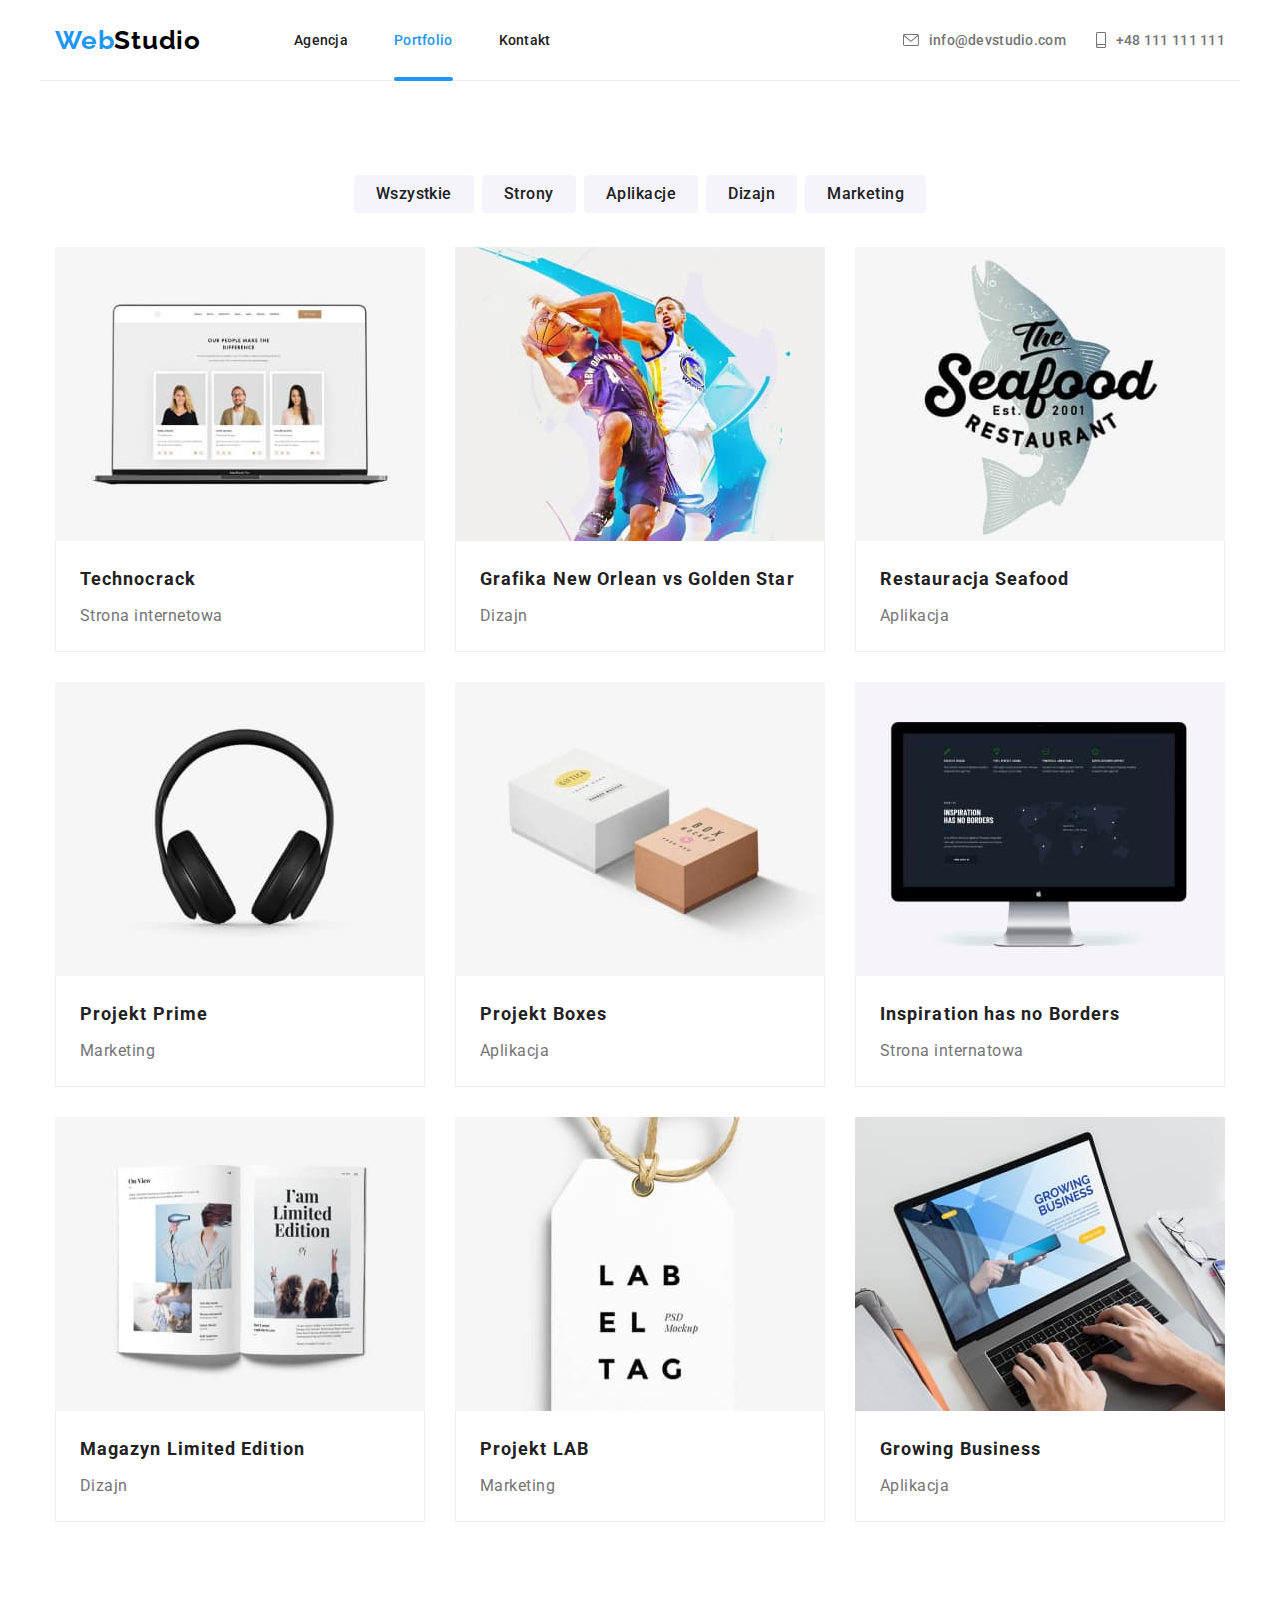
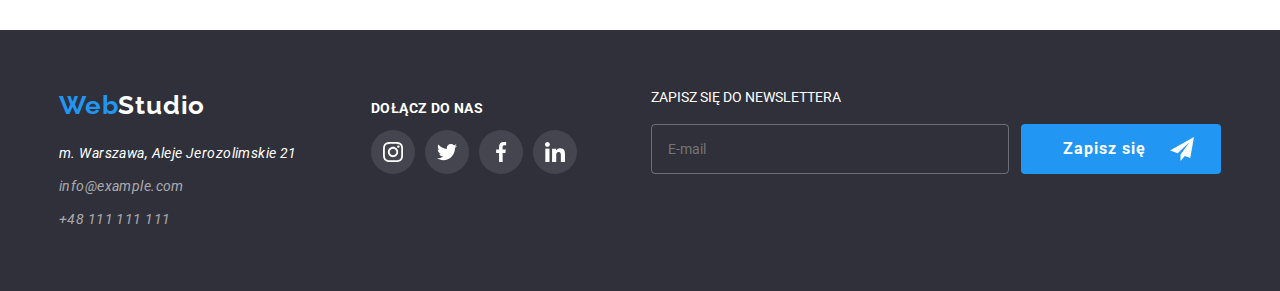
<file: portfolio.html>
<!DOCTYPE html>
<html lang="pl">

<head>
  <meta name="description" content="zad 2 goit portfolio" />
  <title>WebStudio Portfolio</title>
  <link rel="stylesheet" href="./css/modern-normalize.min.css" />
  <link rel="stylesheet" href="./css/main.min.css">
  <link rel="preconnect" href="https://fonts.googleapis.com">
  <link rel="preconnect" href="https://fonts.gstatic.com" crossorigin>
  <link href="https://fonts.googleapis.com/css2?family=Raleway:wght@700&family=Roboto:wght@400;500;700;900&display=swap"
    rel="stylesheet">
  <meta name="viewport" content="width=device-width, initial-scale=1.0" />
</head>


<body>
  <header class="container header">
    <a class="header__link" href="./">
      <span class="logo logo--black"><span class="logo--blue">Web</span>Studio</span>
    </a>
    <nav>
      <ul class="header__nav-grup-1">
        <li class="header__navigation"><a class="navigation navigation--black navigation__underline"
            href="./">Agencja</a>
        </li>
        <li class="header__navigation"><a
            class="navigation navigation--black navigation__underline  navigation__underline--active"
            href="./portfolio.html">Portfolio</a>
        </li>
        <li class="header__navigation"><a class="navigation navigation--black navigation__underline" href="">Kontakt</a>
        </li>
      </ul>
    </nav>
    <ul class="header__nav-grup-2">
      <li class="header__contacts">
        <a class="navigation navigation--grey" href="mailto:info@devstudio.com" rel="noreferrer noopener">
          <svg class="header__svg-mail">
            <use href="./images/symbol-defs.svg#icon-envelope"></use>
          </svg>info@devstudio.com</a>
      </li>
      <li class="header__contacts">
        <a class="navigation navigation--grey" href="tel:+48111111111" rel="noreferrer noopener"><svg
            class="header__svg-phone">
            <use href="./images/symbol-defs.svg#icon-smartphone"></use>
          </svg>+48 111 111 111</a>
      </li>
    </ul>
  </header>


  <main>
    <div class="container container--strech">
      <ul class="selectors">
        <li class="selectors__spacing"><button type="button" class="selectors__button">Wszystkie</button></li>
        <li class="selectors__spacing"><button type="button" class="selectors__button">Strony</button></li>
        <li class="selectors__spacing"><button type="button" class="selectors__button">Aplikacje</button></li>
        <li class="selectors__spacing"><button type="button" class="selectors__button">Dizajn</button></li>
        <li class="selectors__spacing"><button type="button" class="selectors__button">Marketing</button></li>
      </ul>

      <ul class="section__flex">

        <li>
          <figure class="product">
            <div class="product__img-box">
              <img class="product__img" src="./images/portfolio1.jpg" alt="Wyświetlona przykładowa strona internetowa"
                width="370" height="294" />
              <div class="product__img-fllow">
                <p class="product__fllow-text">Technocrack jest popularną platformą
                  wykorzystywaną do
                  rozpowszechniania koronawirusa. Firmy wykorzystują tę platformę
                  do celów szpiegowskich i ataków na niezabezpieczone serwery konkurencji</p>
              </div>
            </div>
            <figcaption class="product__border">
              <p class="product__name">Technocrack</p>
              <p class="product__description">Strona internetowa</p>
            </figcaption>
          </figure>
        </li>


        <li>
          <figure class="product">
            <div class="product__img-box">
              <img class="product__img" src="./images/portfolio2.jpg" alt="Grafika dwóch koszykarzy" width="370"
                height="294" />
              <div class="product__img-fllow">
                <p class="product__fllow-text">Technocrack jest popularną platformą
                  wykorzystywaną do
                  rozpowszechniania koronawirusa. Firmy wykorzystują tę platformę
                  do celów szpiegowskich i ataków na niezabezpieczone serwery konkurencji</p>

              </div>
            </div>
            <figcaption class="product__border">
              <p class="product__name">Grafika New Orlean vs Golden Star</p>
              <p class="product__description">Dizajn</p>
            </figcaption>
          </figure>
        </li>


        <li>
          <figure class="product">
            <div class="product__img-box">
              <img class="product__img" src="./images/portfolio3.jpg" alt="Grafika firmy Seafood" width="370"
                height="294" />
              <div class="product__img-fllow">
                <p class="product__fllow-text">Technocrack jest popularną platformą
                  wykorzystywaną do
                  rozpowszechniania koronawirusa. Firmy wykorzystują tę platformę
                  do celów szpiegowskich i ataków na niezabezpieczone serwery konkurencji</p>

              </div>
            </div>
            <figcaption class="product__border">
              <p class="product__name">Restauracja Seafood</p>
              <p class="product__description">Aplikacja</p>
            </figcaption>
          </figure>
        </li>


        <li>
          <figure class="product">
            <div class="product__img-box">
              <img class="product__img" src="./images/portfolio4.jpg" alt="Fotografia słuchawek" width="370"
                height="294" />
              <div class="product__img-fllow">
                <p class="product__fllow-text">Technocrack jest popularną platformą
                  wykorzystywaną do
                  rozpowszechniania koronawirusa. Firmy wykorzystują tę platformę
                  do celów szpiegowskich i ataków na niezabezpieczone serwery konkurencji</p>

              </div>
            </div>
            <figcaption class="product__border">
              <p class="product__name">Projekt Prime</p>
              <p class="product__description">Marketing</p>
            </figcaption>
          </figure>
        </li>


        <li>
          <figure class="product">
            <div class="product__img-box">
              <img class="product__img" src="./images/portfolio5.jpg" alt="Grafika pudełek" width="370" height="294" />
              <div class="product__img-fllow">
                <p class="product__fllow-text">Technocrack jest popularną platformą
                  wykorzystywaną do
                  rozpowszechniania koronawirusa. Firmy wykorzystują tę platformę
                  do celów szpiegowskich i ataków na niezabezpieczone serwery konkurencji</p>

              </div>
            </div>
            <figcaption class="product__border">
              <p class="product__name">Projekt Boxes</p>
              <p class="product__description">Aplikacja</p>
            </figcaption>
          </figure>
        </li>


        <li>
          <figure class="product">
            <div class="product__img-box">
              <img class="product__img" src="./images/portfolio6.jpg" alt="Monitor wyświetlający analizy" width="370"
                height="294" />
              <div class="product__img-fllow">
                <p class="product__fllow-text">Technocrack jest popularną platformą
                  wykorzystywaną do
                  rozpowszechniania koronawirusa. Firmy wykorzystują tę platformę
                  do celów szpiegowskich i ataków na niezabezpieczone serwery konkurencji</p>

              </div>
            </div>
            <figcaption class="product__border">
              <p class="product__name">Inspiration has no Borders</p>
              <p class="product__description">Strona internatowa</p>
            </figcaption>
          </figure>
        </li>


        <li>
          <figure class="product">
            <div class="product__img-box">
              <img class="product__img" src="./images/portfolio7.jpg" alt="Broszura" width="370" height="294" />
              <div class="product__img-fllow">
                <p class="product__fllow-text">Technocrack jest popularną platformą
                  wykorzystywaną do
                  rozpowszechniania koronawirusa. Firmy wykorzystują tę platformę
                  do celów szpiegowskich i ataków na niezabezpieczone serwery konkurencji</p>

              </div>
            </div>
            <figcaption class="product__border">
              <p class="product__name">Magazyn Limited Edition</p>
              <p class="product__description">Dizajn</p>
            </figcaption>
          </figure>
        </li>


        <li>
          <figure class="product">
            <div class="product__img-box">
              <img class="product__img" src="./images/portfolio8.jpg" alt="Paperowa metka reklamowa" width="370"
                height="294" />
              <div class="product__img-fllow">
                <p class="product__fllow-text">Technocrack jest popularną platformą
                  wykorzystywaną do
                  rozpowszechniania koronawirusa. Firmy wykorzystują tę platformę
                  do celów szpiegowskich i ataków na niezabezpieczone serwery konkurencji</p>

              </div>
            </div>
            <figcaption class="product__border">
              <p class="product__name">Projekt LAB</p>
              <p class="product__description">Marketing</p>
            </figcaption>
          </figure>
        </li>


        <li>
          <figure class="product">
            <div class="product__img-box">
              <img class="product__img" src="./images/portfolio9.jpg" alt="Laptop z stroną Growing Buisness" width="370"
                height="294" />
              <div class="product__img-fllow">
                <p class="product__fllow-text">Technocrack jest popularną platformą
                  wykorzystywaną do
                  rozpowszechniania koronawirusa. Firmy wykorzystują tę platformę
                  do celów szpiegowskich i ataków na niezabezpieczone serwery konkurencji</p>

              </div>
            </div>
            <figcaption class="product__border">
              <p class="product__name">Growing Business</p>
              <p class="product__description">Aplikacja</p>
            </figcaption>
          </figure>
        </li>

      </ul>
    </div>
  </main>


  <footer class="footer">
    <div class="container footer__flex">
      <div class="footer__flex-grup">
        <span class="logo logo--white"><span class="logo--blue">Web</span>Studio</span>
        <address>
          <p class="footer__address address-white">m. Warszawa, Aleje Jerozolimskie 21</p>
          <p class="footer__address"><a class="address-gray" href="mailto:info@example.com"
              rel="noreferrer noopener">info@example.com
            </a>
          </p>
          <p class="footer__address"><a class="address-gray" href="tel:+48111111111" rel="noreferrer noopener">+48 111
              111 111</a>
          </p>
        </address>
      </div>
      <div class="footer__flex-grup">
        <p class="footer__title">DOŁĄCZ DO NAS</p>
        <ul class="company-socials">
          <li class="company-socials__list">
            <a href="./" rel="noreferrer noopener" class="company-socials__svg-background"><svg
                class="company-socials__svg">
                <use href="./images/symbol-defs.svg#icon-instagram"></use>
              </svg></a>
          </li>
          <li class="company-socials__list">
            <a href="./" rel="noreferrer noopener" class="company-socials__svg-background"><svg
                class="company-socials__svg">
                <use href="./images/symbol-defs.svg#icon-twitter"></use>
              </svg></a>
          </li>
          <li class="company-socials__list">
            <a href="./" rel="noreferrer noopener" class="company-socials__svg-background"><svg
                class="company-socials__svg">
                <use href="./images/symbol-defs.svg#icon-facebook"></use>
              </svg></a>
          </li>
          <li class="company-socials__list">
            <a href="./" rel="noreferrer noopener" class="company-socials__svg-background"><svg
                class="company-socials__svg">
                <use href="./images/symbol-defs.svg#icon-linkedin"></use>
              </svg></a>
          </li>
        </ul>
      </div>
      <div class="footer__flex-grup">
        <p class="footer__title--signup">ZAPISZ SIĘ DO NEWSLETTERA</p>
        <form name="newsletter_signup" autocomplete="on" novalidate class="newsletter">
          <label>
            <input type="email" name="email" placeholder="E-mail" pattern="[a-z0-9._%+-]+@[a-z0-9.-]+\.[a-z]{2,}$"
              class="newsletter__imputbox" />
          </label>
          <button type="submit" class="newsletter__button button">Zapisz się <svg class="newsletter__button-svg">
              <use href="./images/symbol-defs.svg#icon-send-form"></use>
            </svg></button>
        </form>
      </div>
    </div>
  </footer>

  <script src="./js/mobile-menu.js"></script>
</body>

</html>
</file>
<file: css/main.min.css>
*{padding:0}body{font-family:"Roboto",sans-serif;font-size:14px;line-height:1}ul{list-style-type:none}figure{margin:0px}p{margin:0}img{display:block;max-width:100%;height:auto}.container{max-width:480px;margin:0 auto;padding:0 15px}@media(min-width: 768px){.container{max-width:768px}}@media(min-width: 1200px){.container{max-width:1200px}}.container--strech{padding-top:94px;padding-bottom:94px}.container--strech-up{padding-top:94px}.logo{text-decoration:none;font-family:"Raleway",sans-serif;font-weight:700;font-size:24px;line-height:28.18px;letter-spacing:.03em}.logo--black{color:#000}.logo--blue{color:#2196f3}.logo--white{color:#fff}@media(min-width: 1200px){.logo{font-size:26px;line-height:31px}}.header{padding:18px 15px;display:-webkit-box;display:-ms-flexbox;display:flex;-webkit-box-align:center;-ms-flex-align:center;align-items:center;border-bottom:1px solid #ececec}.header__link{text-decoration:none}.header__nav-grup-1{display:none}.header__nav-grup-2{display:none}@media(min-width: 768px){.header__nav-grup-1{display:-webkit-box;display:-ms-flexbox;display:flex;-webkit-box-align:center;-ms-flex-align:center;align-items:center;padding:0;margin-left:83px}.header__nav-grup-2{display:block;padding:0;margin-left:auto;margin-top:0;margin-bottom:0}}@media(min-width: 1200px){.header__nav-grup-1{margin-left:93px}.header__nav-grup-2{display:-webkit-box;display:-ms-flexbox;display:flex;-webkit-box-align:center;-ms-flex-align:center;align-items:center}}@media(min-width: 768px){.header__navigation{margin-right:60px;position:relative}.header__navigation:last-child{margin-right:0px}}@media(min-width: 1200px){.header__navigation{margin-right:46px;position:relative}.header__navigation:last-child{margin-right:0px}}@media(min-width: 768px){.header__contacts{margin-bottom:10px}.header__contacts:last-child{margin-bottom:0px}}@media(min-width: 1200px){.header__contacts{margin-right:30px;margin-bottom:0}.header__contacts:last-child{margin-right:0px}}.navigation{display:-webkit-box;display:-ms-flexbox;display:flex;-webkit-box-align:center;-ms-flex-align:center;align-items:center;text-decoration:none;font-size:14px;font-weight:500;line-height:16px;letter-spacing:.02em}.navigation:hover,.navigation:focus{color:#2196f3;-webkit-transition-duration:250ms;transition-duration:250ms;-webkit-transition-timing-function:cubic-bezier(0.4, 0, 0.2, 1);transition-timing-function:cubic-bezier(0.4, 0, 0.2, 1)}.navigation--black{color:#212121}.navigation--grey{color:#757575;fill:#757575}.navigation--grey:hover,.navigation--grey:focus{fill:#2196f3;-webkit-transition-duration:250ms;transition-duration:250ms;-webkit-transition-timing-function:cubic-bezier(0.4, 0, 0.2, 1);transition-timing-function:cubic-bezier(0.4, 0, 0.2, 1)}.navigation__underline:hover::after{content:"";position:absolute;left:0%;top:45px;width:100%;border-bottom:solid 4px #2196f3;border-radius:4px;-webkit-transition-duration:250ms;transition-duration:250ms;-webkit-transition-timing-function:cubic-bezier(0.4, 0, 0.2, 1);transition-timing-function:cubic-bezier(0.4, 0, 0.2, 1)}.navigation__underline--active{color:#2196f3}.navigation__underline--active::after{content:"";position:absolute;left:0%;top:45px;width:100%;border-bottom:solid 4px #2196f3;border-radius:4px}.header__svg-mail{height:12px;width:16px;margin-right:10px}.header__svg-phone{height:16px;width:10px;margin-right:10px}.address-white{font-size:14px;font-weight:400;letter-spacing:.03em;line-height:24px}.address-gray{color:rgba(255,255,255,.6);font-size:14px;font-weight:400;letter-spacing:.03em;line-height:24px;text-decoration:none}.address-gray:hover,.address-gray:focus{color:#fff;-webkit-transition-duration:250ms;transition-duration:250ms;-webkit-transition-timing-function:cubic-bezier(0.4, 0, 0.2, 1);transition-timing-function:cubic-bezier(0.4, 0, 0.2, 1)}@media(max-width: 767px){.mobile-menu__toggle{display:-webkit-box;display:-ms-flexbox;display:flex;margin-left:auto;-webkit-box-align:center;-ms-flex-align:center;align-items:center;-webkit-box-pack:center;-ms-flex-pack:center;justify-content:center;border:none;background:none}.mobile-menu__svg{fill:#000;height:16px;width:24px}.mobile-menu__svg:hover{fill:#2196f3}.mobile-menu{position:fixed;top:0;left:0;width:100vw;height:100vh;padding:48px 40px;background-color:#fff;z-index:999;-webkit-transform:translateX(100%);transform:translateX(100%);-webkit-transition:-webkit-transform 250ms ease-in-out;transition:-webkit-transform 250ms ease-in-out;transition:transform 250ms ease-in-out;transition:transform 250ms ease-in-out, -webkit-transform 250ms ease-in-out;display:-webkit-box;display:-ms-flexbox;display:flex;-webkit-box-orient:vertical;-webkit-box-direction:normal;-ms-flex-direction:column;flex-direction:column;-webkit-box-pack:justify;-ms-flex-pack:justify;justify-content:space-between}.mobile-menu.is-open{-webkit-transform:translateX(0);transform:translateX(0)}}@media(min-width: 768px){.mobile-menu,.mobile-menu__toggle{display:none}}.mobile-menu__close{position:absolute;top:10px;right:15px;display:-webkit-box;display:-ms-flexbox;display:flex;-webkit-box-align:center;-ms-flex-align:center;align-items:center;-webkit-box-pack:center;-ms-flex-pack:center;justify-content:center;border:none;background:none;cursor:pointer}.mobile-menu__close-svg{fill:#000;height:40px;width:40px;padding:11px}.mobile-menu__close-svg:hover{fill:#2196f3}.mobile-menu ul{margin:0;margin-bottom:auto}.mobile-menu__link{font-weight:500;font-size:40px;line-height:47px;letter-spacing:.02em;text-decoration:none;color:#000}.mobile-menu__link:hover{color:#2196f3}.mobile-menu__link-space{margin-bottom:32px}.mobile-menu__link-space:last-child{margin-bottom:0}.mobile-menu__phone{text-decoration:none;font-weight:500;font-size:34px;line-height:40px;letter-spacing:.02em;color:#2196f3}.mobile-menu__phone-space{margin-bottom:32px}.mobile-menu__mail{text-decoration:none;font-weight:500;font-size:24px;line-height:28px;letter-spacing:.02em;color:#757575}.mobile-menu__mail-space{margin-bottom:64px}.mobile-menu__social{display:-webkit-box;display:-ms-flexbox;display:flex;-webkit-box-pack:center;-ms-flex-pack:center;justify-content:center}.mobile-menu__social li{padding:0 10px;border-right:1px solid #212121}.mobile-menu__social li:first-child{padding-left:0}.mobile-menu__social li:last-child{border:none;padding-right:0}.mobile-menu__social-link{text-decoration:none;font-weight:500;font-size:18px;line-height:22px;letter-spacing:.02em;color:#2196f3}.footer{padding-top:60px;padding-bottom:60px;color:#fff;background-color:#2f303a}.footer__flex{display:-webkit-box;display:-ms-flexbox;display:flex;-webkit-box-orient:vertical;-webkit-box-direction:normal;-ms-flex-direction:column;flex-direction:column;text-align:center;-ms-flex-wrap:wrap;flex-wrap:wrap}@media(min-width: 768px){.footer__flex{display:-webkit-box;display:-ms-flexbox;display:flex;-webkit-box-orient:horizontal;-webkit-box-direction:normal;-ms-flex-direction:row;flex-direction:row;-webkit-box-pack:space-evenly;-ms-flex-pack:space-evenly;justify-content:space-evenly;-ms-flex-wrap:wrap;flex-wrap:wrap}}@media(min-width: 1200px){.footer__flex{text-align:start}}.footer__flex-grup{margin-bottom:60px}.footer__flex-grup:last-child{margin-bottom:0px}@media(min-width: 1200px){.footer__flex-grup{margin-bottom:0px;margin-right:70px}.footer__flex-grup:last-child{margin-right:0px}}.footer__address{margin-bottom:9px}.footer__address:first-child{margin-top:20px}.footer__address:last-child{margin-bottom:0}.footer__title{padding-top:10px;font-weight:700;font-size:14px;line-height:16.41px;letter-spacing:.03em}.footer__title--signup{margin-bottom:20px}.company-socials{display:-webkit-box;display:-ms-flexbox;display:flex;-webkit-box-pack:center;-ms-flex-pack:center;justify-content:center}@media(min-width: 768px){.company-socials{-webkit-box-pack:start;-ms-flex-pack:start;justify-content:start}}.company-socials__list{margin-right:10px}.company-socials__list:last-child{margin-right:0px}.company-socials__svg{-webkit-box-sizing:content-box;box-sizing:content-box;height:20px;width:20px;fill:#fff}.company-socials__svg-background{display:-webkit-box;display:-ms-flexbox;display:flex;padding:12px;background-color:rgba(255,255,255,.1019607843);border-radius:50%;cursor:pointer}.company-socials__svg-background:hover,.company-socials__svg-background:focus{background-color:#2196f3;-webkit-transition-duration:250ms;transition-duration:250ms;-webkit-transition-timing-function:cubic-bezier(0.4, 0, 0.2, 1);transition-timing-function:cubic-bezier(0.4, 0, 0.2, 1)}.newsletter{display:-webkit-box;display:-ms-flexbox;display:flex;-webkit-box-orient:vertical;-webkit-box-direction:normal;-ms-flex-direction:column;flex-direction:column;-webkit-box-align:center;-ms-flex-align:center;align-items:center}@media(min-width: 1200px){.newsletter{-webkit-box-orient:horizontal;-webkit-box-direction:normal;-ms-flex-direction:row;flex-direction:row;-webkit-box-align:start;-ms-flex-align:start;align-items:flex-start}}.newsletter__imputbox{height:50px;width:358px;border:1px solid rgba(255,255,255,.3019607843);border-radius:4px;background:none;color:#fff;padding-left:16px}.newsletter__imputbox:not(:-moz-placeholder-shown):invalid{border-color:red}.newsletter__imputbox:not(:-ms-input-placeholder):invalid{border-color:red}.newsletter__imputbox:not(:placeholder-shown):invalid{border-color:red}@media(max-width: 1199px){.newsletter__imputbox{margin-bottom:20px}}.service{padding-top:24px;padding-bottom:24px;color:#fff;background-image:url("../images/img-background-sec-1.jpg"),url("../images/img-background-overlay-sec-1.png");background-size:cover;background-position:center center;background-color:#2f303a;max-height:400;width:auto}@media(min-width: 1200px){.service{padding-top:106px;padding-bottom:106px}}@media(min-device-pixel-ratio: 2),(-webkit-min-device-pixel-ratio: 2),(min-resolution: 192dpi),(min-resolution: 2dppx){.service{background-image:url("../images/img-background-sec-1@2x.jpg"),url("../images/img-background-overlay-sec-1.png")}}.service__flex{display:-webkit-box;display:-ms-flexbox;display:flex;-webkit-box-align:center;-ms-flex-align:center;align-items:center;-webkit-box-orient:vertical;-webkit-box-direction:normal;-ms-flex-direction:column;flex-direction:column}.service__headline{font-weight:900;font-size:26px;line-height:42px;text-align:center;letter-spacing:.06em}@media(min-width: 1200px){.service__headline{font-size:44px;line-height:60px}}.sec-2{display:-webkit-box;display:-ms-flexbox;display:flex;-webkit-box-orient:vertical;-webkit-box-direction:normal;-ms-flex-direction:column;flex-direction:column}@media(min-width: 768px){.sec-2{-webkit-box-orient:horizontal;-webkit-box-direction:normal;-ms-flex-direction:row;flex-direction:row;-ms-flex-wrap:wrap;flex-wrap:wrap;-webkit-box-pack:justify;-ms-flex-pack:justify;justify-content:space-between}}.sec-2__box{height:226px;max-width:450px;margin-bottom:30px}.sec-2__box:last-child{margin-bottom:0}@media(min-width: 768px){.sec-2__box{height:251px;width:354px}}@media(min-width: 1200px){.sec-2__box{height:251px;width:270px;margin-bottom:0}}.sec-2__image{-webkit-box-sizing:content-box;box-sizing:content-box;height:70px;width:70px;padding:25px 190px;background:#f5f4fa;margin-bottom:30px}@media(min-width: 768px){.sec-2__image{padding:25px 142px}}@media(min-width: 1200px){.sec-2__image{padding:25px 100px}}.sec-2__head{font-size:14px;font-weight:700;letter-spacing:.03em;line-height:16px;text-transform:uppercase;color:#212121;margin-bottom:10px}@media(max-width: 767px){.sec-2__head{text-align:center}}.sec-2__text{font-size:14px;font-weight:400;letter-spacing:.03em;line-height:24px;color:#757575}.offer{display:none}@media(min-width: 1200px){.offer{display:-webkit-box;display:-ms-flexbox;display:flex;margin-top:50px}}.offer__headline{font-size:36px;font-weight:700;letter-spacing:.03em;line-height:42px;text-align:center;color:#212121}.offer__mobile{display:none}@media(min-width: 1200px){.offer__mobile{display:block}}.offer__grup{margin-left:30px}.offer__grup:first-child{margin-left:0px}.signed-foto{position:relative;-webkit-box-pack:center;-ms-flex-pack:center;justify-content:center;text-align:center;height:294px;width:370px}.signed-foto__text{position:absolute;bottom:0;left:0;width:100%;height:70px;font-size:14px;font-weight:700;line-height:16.41px;letter-spacing:.03em;color:#fff;background-color:rgba(47,48,58,.8);padding-top:27px}.employees{background-color:#f5f4fa}.employees__headline{font-size:36px;font-weight:700;letter-spacing:.03em;line-height:42px;text-align:center;color:#212121}.employees__flex{display:-webkit-box;display:-ms-flexbox;display:flex;margin-top:50px;-webkit-box-orient:vertical;-webkit-box-direction:normal;-ms-flex-direction:column;flex-direction:column}@media(min-width: 768px){.employees__flex{-webkit-box-orient:horizontal;-webkit-box-direction:normal;-ms-flex-direction:row;flex-direction:row;-ms-flex-wrap:wrap;flex-wrap:wrap;-webkit-box-pack:justify;-ms-flex-pack:justify;justify-content:space-between}}.employees__grup{margin-left:0px;margin-bottom:30px}@media(min-width: 768px){.employees__grup{margin-left:0px;margin-bottom:30px}}@media(min-width: 1200px){.employees__grup{margin-left:30px;margin-bottom:0px}.employees__grup:first-child{margin-left:0px}}.member-card{background:#fff;border-radius:0px 0px 4px 4px;-webkit-box-shadow:0px 1px 3px rgba(0,0,0,.1215686275),0px 1px 1px rgba(0,0,0,.1411764706),0px 2px 1px rgba(0,0,0,.2);box-shadow:0px 1px 3px rgba(0,0,0,.1215686275),0px 1px 1px rgba(0,0,0,.1411764706),0px 2px 1px rgba(0,0,0,.2)}.member-card__foto{height:auto;width:450px}@media(min-width: 768px){.member-card__foto{height:374px;width:354px}}@media(min-width: 1200px){.member-card__foto{height:260px;width:270px}}.member-card__name{color:#212121;font-size:16px;font-weight:500;letter-spacing:.03em;line-height:18.75px;text-align:center;padding-top:30px;padding-bottom:10px;margin:0}.member-card__position{font-size:16px;font-weight:400;letter-spacing:.03em;line-height:18.75px;color:#757575;text-align:center;padding-bottom:16px;margin:0}.member-card__flex{display:-webkit-box;display:-ms-flexbox;display:flex;-webkit-box-pack:center;-ms-flex-pack:center;justify-content:center;padding-bottom:30px}.member-card__grup{margin-right:10px}.member-card__grup:last-child{margin-right:0px}.member-card__svg{-webkit-box-sizing:content-box;box-sizing:content-box;height:20px;width:20px}.member-card__svg-background{display:-webkit-box;display:-ms-flexbox;display:flex;padding:12px;background-color:#fff;border-radius:50%;fill:#afb1b8;cursor:pointer}.member-card__svg-background:hover,.member-card__svg-background:focus{fill:#fff;background-color:#2196f3;-webkit-transition-duration:250ms;transition-duration:250ms;-webkit-transition-timing-function:cubic-bezier(0.4, 0, 0.2, 1);transition-timing-function:cubic-bezier(0.4, 0, 0.2, 1)}.clients{padding-top:94px;padding-bottom:94px}.clients__headline{font-size:36px;font-weight:700;letter-spacing:.03em;line-height:42px;text-align:center;color:#212121}.clients__flex{display:-webkit-box;display:-ms-flexbox;display:flex;margin-top:50px;-ms-flex-wrap:wrap;flex-wrap:wrap;-webkit-box-pack:justify;-ms-flex-pack:justify;justify-content:space-between}.clients__grup{margin-bottom:30px}@media(min-width: 1200px){.clients__grup{margin-right:30px;margin-bottom:0px}.clients__grup:last-child{margin-right:0px}}.clients__logo{-webkit-box-sizing:border-box;box-sizing:border-box;fill:#afb1b8;height:92px;width:210px;padding:16px 32px;border:1px solid #afb1b8;border-radius:4px;cursor:pointer}.clients__logo:hover,.clients__logo:focus{fill:#2196f3;border-color:#2196f3;-webkit-transition-duration:250ms;transition-duration:250ms;-webkit-transition-timing-function:cubic-bezier(0.4, 0, 0.2, 1);transition-timing-function:cubic-bezier(0.4, 0, 0.2, 1)}@media(min-width: 768px){.clients__logo{height:92px;width:226px}}@media(min-width: 1200px){.clients__logo{height:92px;width:170px}}.selectors{display:-webkit-box;display:-ms-flexbox;display:flex;-webkit-box-pack:center;-ms-flex-pack:center;justify-content:center;margin:0}.selectors__spacing{margin-right:8px}.selectors__spacing:last-child{margin-right:0px}.section__flex{display:-webkit-box;display:-ms-flexbox;display:flex;-ms-flex-wrap:wrap;flex-wrap:wrap;gap:30px;margin-top:34px}.product:hover{-webkit-box-shadow:0px 1px 1px rgba(0,0,0,.12),0px 4px 4px rgba(0,0,0,.06),1px 4px 6px rgba(0,0,0,.16);box-shadow:0px 1px 1px rgba(0,0,0,.12),0px 4px 4px rgba(0,0,0,.06),1px 4px 6px rgba(0,0,0,.16);-webkit-transition-duration:250ms;transition-duration:250ms;-webkit-transition-timing-function:cubic-bezier(0.4, 0, 0.2, 1);transition-timing-function:cubic-bezier(0.4, 0, 0.2, 1)}.product__img-box{position:relative;overflow:hidden;height:294px;width:370px}.product__img-fllow{position:absolute;top:0;left:0;width:370px;height:294px;background-color:rgba(33,150,243,.8980392157);-webkit-transform:translateY(105%);transform:translateY(105%);-webkit-transition-duration:250ms;transition-duration:250ms}.product__img-box:hover .product__img-fllow{-webkit-transform:translateY(0);transform:translateY(0);-webkit-transition-duration:250ms;transition-duration:250ms;-webkit-transition-timing-function:cubic-bezier(0.4, 0, 0.2, 1);transition-timing-function:cubic-bezier(0.4, 0, 0.2, 1)}.product__fllow-text{padding:49px 45px 49px 20px;font-size:18px;font-weight:400;line-height:28px;letter-spacing:.03em;color:#fff}.product__name{color:#212121;font-weight:700;font-size:18px;letter-spacing:.06em;line-height:36px;padding:20px 0px 0 24px}.product__description{color:#757575;font-size:16px;font-weight:400;letter-spacing:.03em;line-height:30px;padding:4px 0px 20px 24px}.product__border{border-bottom:1px solid #eee;border-left:1px solid #eee;border-right:1px solid #eee}.product__img{display:block;overflow:hidden}.backdrop{position:fixed;top:0;left:0;height:100%;width:100%;background-color:rgba(0,0,0,.2)}.modal{position:absolute;top:50%;left:50%;width:450px;height:609px;padding:40px;-webkit-transform:translate(-50%, -50%);transform:translate(-50%, -50%);background-color:#fff;-webkit-box-shadow:0px 1px 3px rgba(0,0,0,.1215686275),0px 1px 1px rgba(0,0,0,.1411764706),0px 2px 1px rgba(0,0,0,.2);box-shadow:0px 1px 3px rgba(0,0,0,.1215686275),0px 1px 1px rgba(0,0,0,.1411764706),0px 2px 1px rgba(0,0,0,.2);border-radius:4px}@media(min-width: 1200px){.modal{width:528px;height:581px}}.modal__hidden{opacity:0;visibility:hidden;pointer-events:none}.modal__title{font-weight:700;font-size:20px;line-height:30px;letter-spacing:0,3em;text-align:center;color:#212121;margin-bottom:12px}@media(min-width: 1200px){.modal__title{line-height:23px}}.modal__flex{display:-webkit-box;display:-ms-flexbox;display:flex;-webkit-box-orient:vertical;-webkit-box-direction:normal;-ms-flex-direction:column;flex-direction:column}.imput{height:40px;padding-left:42px;border:1px solid rgba(33,33,33,.2);border-radius:4px;margin-bottom:10px;margin-top:4px;outline:none}.imput:focus-within{border-color:#2196f3}.imput__subtitle{display:-webkit-box;display:-ms-flexbox;display:flex;-webkit-box-orient:vertical;-webkit-box-direction:normal;-ms-flex-direction:column;flex-direction:column;position:relative;font-weight:400;font-size:12px;line-height:14px;letter-spacing:.01em;color:#757575;fill:#757575}.imput__subtitle:focus-within{fill:#2196f3}.imput__svg{position:absolute;height:18px;width:18px;left:13px;top:28px}.imput__textbox{height:120px;padding:12px 16px;border:1px solid rgba(33,33,33,.2);border-radius:4px;outline:none;margin-bottom:20px;margin-top:4px;resize:none}.imput__textbox:focus-within{border-color:#2196f3}.checkbox{display:-webkit-box;display:-ms-flexbox;display:flex;margin-bottom:30px}.checkbox__hidden{position:relative;display:-webkit-box;display:-ms-flexbox;display:flex;-webkit-box-flex:0;-ms-flex:0 0 auto;flex:0 0 auto;height:15px;width:16px;border-radius:2px}.checkbox__body{position:absolute;width:100%;height:100%;clip:rect(1px, 1px, 1px, 1px)}.checkbox__label{border:1px solid #000;border-radius:2px;height:15px;width:16px;cursor:pointer;fill:rgba(0,0,0,0);margin-top:4px}.checkbox__svg{position:absolute;height:8px;width:11px;top:8px;left:50%;-webkit-transform:translate(-50%, 0%);transform:translate(-50%, 0%)}.checkbox__body:checked+.checkbox__label{border-color:#2196f3;background-color:#2196f3;fill:#fff}.rules{display:-webkit-box;display:-ms-flexbox;display:flex;font-weight:400;font-size:12px;line-height:14.06px;letter-spacing:.03em;color:#757575;margin-left:8px}@media(min-width: 1200px){.rules{font-size:14px;line-height:24px;margin-left:10px}}.rules__link{display:-webkit-box;display:-ms-flexbox;display:flex;color:#2196f3;text-decoration:underline}.button{cursor:pointer;border-radius:4px;color:#fff;fill:#fff;background-color:#2196f3;font-weight:700;font-size:16px;letter-spacing:.06em;line-height:30px}.button:hover,.button:focus{color:#2196f3;fill:#2196f3;background-color:#fff;-webkit-transition-duration:250ms;transition-duration:250ms;-webkit-transition-timing-function:cubic-bezier(0.4, 0, 0.2, 1);transition-timing-function:cubic-bezier(0.4, 0, 0.2, 1)}.newsletter__button{display:-webkit-box;display:-ms-flexbox;display:flex;text-align:center;-webkit-box-align:center;-ms-flex-align:center;align-items:center;height:50px;width:200px;padding-left:42px;margin-left:12px;border-width:0px}.newsletter__button-svg{height:24px;width:24px;margin-left:24px}.modal__button{height:50px;width:200px;border:none;margin-left:85px;-webkit-box-shadow:0px 1px 3px rgba(0,0,0,.1215686275),0px 1px 1px rgba(0,0,0,.1411764706),0px 2px 1px rgba(0,0,0,.2);box-shadow:0px 1px 3px rgba(0,0,0,.1215686275),0px 1px 1px rgba(0,0,0,.1411764706),0px 2px 1px rgba(0,0,0,.2)}@media(min-width: 1200px){.modal__button{margin-left:124px}}.service__button{-webkit-box-sizing:border-box;box-sizing:border-box;border:none;padding:10px 41px}.selectors__button{color:#212121;background-color:#f5f4fa;font-size:16px;font-weight:500;letter-spacing:.03em;line-height:26px;border-radius:4px;border:none;padding:6px 22px;cursor:pointer}.selectors__button:hover,.selectors__button:focus{background-color:#2196f3;color:#fff;-webkit-transition-duration:250ms;transition-duration:250ms;-webkit-transition-timing-function:cubic-bezier(0.4, 0, 0.2, 1);transition-timing-function:cubic-bezier(0.4, 0, 0.2, 1)}.modal__x-button{position:absolute;top:8px;right:8px;border-radius:50px;border-color:rgba(0,0,0,.1019607843);background-color:#fff}@media(min-width: 1200px){.modal__x-button{top:14px;right:14px}}.modal__x-symbol{display:-webkit-box;display:-ms-flexbox;display:flex;-webkit-box-sizing:border-box;box-sizing:border-box;height:30px;width:30px;padding:10px;cursor:pointer}/*# sourceMappingURL=main.min.css.map */
</file>
